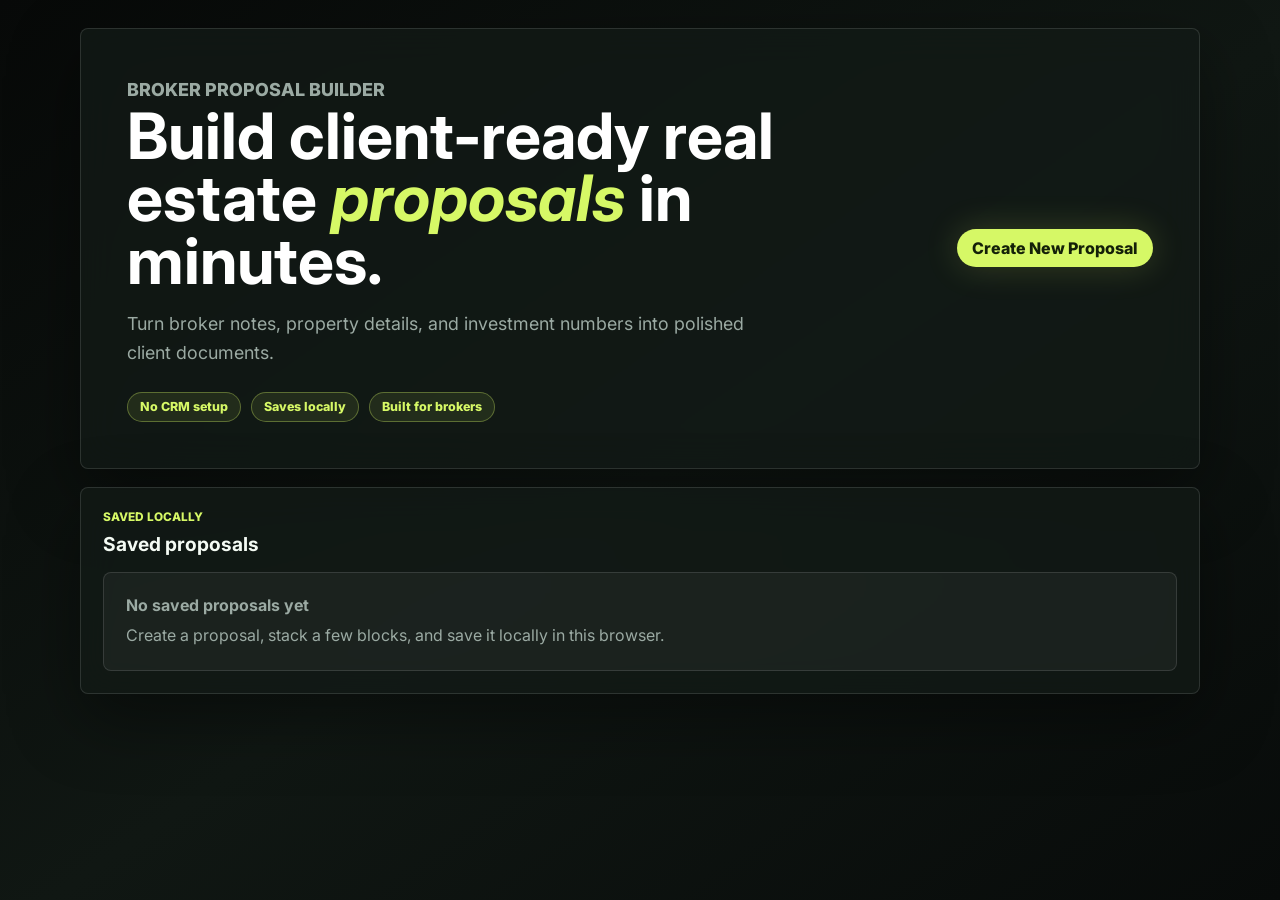
<file: index.html>
<!DOCTYPE html>
<html lang="en">
<head>
    <meta charset="UTF-8">
    <meta name="viewport" content="width=device-width, initial-scale=1.0">
    <meta name="description" content="Block-based proposal builder for real estate brokers.">
    <title>Broker Proposal Builder</title>
    <link rel="preconnect" href="https://fonts.googleapis.com">
    <link rel="preconnect" href="https://fonts.gstatic.com" crossorigin>
    <link href="https://fonts.googleapis.com/css2?family=Inter:wght@400;500;600;700;800&display=swap" rel="stylesheet">
    <link rel="stylesheet" href="style.css">
</head>
<body>
    <main id="homeScreen" class="home-shell">
        <section class="home-hero">
            <div>
                <p class="eyebrow">Broker Proposal Builder</p>
                <h1>Build client-ready real estate <em>proposals</em> in minutes.</h1>
                <p>Turn broker notes, property details, and investment numbers into polished client documents.</p>
                <div class="trust-bullets" aria-label="Product benefits">
                    <span>No CRM setup</span>
                    <span>Saves locally</span>
                    <span>Built for brokers</span>
                </div>
            </div>
            <button id="createProposalBtn" class="primary-btn" type="button">Create New Proposal</button>
        </section>

        <section class="saved-section">
            <div class="section-title">
                <div>
                    <p class="eyebrow">Saved locally</p>
                    <h2>Saved proposals</h2>
                </div>
            </div>
            <div id="savedProposalList" class="saved-list"></div>
        </section>
    </main>

    <main id="builderScreen" class="builder-screen is-hidden">
        <header id="topBar" class="top-bar">
            <div id="setupSummary" class="setup-summary is-hidden">
                <div class="app-mark">BP</div>
                <strong class="app-name">Broker Proposal Builder</strong>
                <button id="backHomeBtn" class="secondary-btn" type="button">Back to Home</button>
                <div>
                    <p class="eyebrow">Current proposal</p>
                    <h2 id="topSummaryTitle">Untitled Broker Proposal</h2>
                    <p id="topSummaryMeta">Draft</p>
                </div>
                <button id="editSetupBtn" class="secondary-btn" type="button">Edit Setup</button>
                <button id="saveDraftBtn" class="primary-btn" type="button">Save Draft</button>
                <button id="printBtn" class="secondary-btn" type="button">Print / Save PDF</button>
            </div>

            <div id="setupFields" class="setup-fields">
                <div class="app-mark">BP</div>
                <strong class="app-name">Broker Proposal Builder</strong>
                <button id="backHomeSetupBtn" class="secondary-btn" type="button">Back to Home</button>
                <label class="top-field title-field">
                    <span>Proposal title</span>
                    <input id="proposalTitleInput" type="text" placeholder="Example: Cyber City office proposal for Apex">
                </label>
                <label class="top-field">
                    <span>Proposal type</span>
                    <select id="proposalTypeSelect"></select>
                </label>
                <label class="top-field status-field">
                    <span>Status</span>
                    <select id="statusSelect">
                        <option>Draft</option>
                        <option>Ready</option>
                        <option>Shared</option>
                    </select>
                </label>
                <button id="saveDraftSetupBtn" class="primary-btn" type="button">Save Draft</button>
                <button id="printSetupBtn" class="secondary-btn" type="button">Print / Save PDF</button>
            </div>
        </header>

        <nav class="responsive-tabs" aria-label="Builder view">
            <button class="is-active" type="button" data-view-tab="build">Build</button>
            <button type="button" data-view-tab="preview">Preview</button>
            <button type="button" data-view-tab="tools">Broker Tools</button>
        </nav>

        <section class="workspace-grid">
            <section class="builder-column" data-view-panel="build">
                <div class="panel">
                    <div class="section-title">
                        <div>
                            <p class="eyebrow">Block library</p>
                            <h2>Add proposal blocks</h2>
                        </div>
                    </div>
                    <div id="blockLibrary" class="block-library"></div>
                </div>

                <div class="panel">
                    <div class="section-title">
                        <div>
                            <p class="eyebrow">Active blocks</p>
                            <h2>Edit proposal content</h2>
                        </div>
                        <p id="saveMessage" class="save-message" role="status"></p>
                    </div>
                    <div id="activeBlocks" class="active-blocks"></div>
                </div>
            </section>

            <aside class="preview-column" data-view-panel="preview">
                <div class="preview-toolbar">
                    <div>
                        <p class="eyebrow">Live preview</p>
                        <h2>Proposal document</h2>
                    </div>
                    <div class="preview-actions">
                        <button id="copyFullBtn" class="secondary-btn small-btn" type="button">Copy Full Proposal</button>
                        <button id="copyWhatsappBtn" class="secondary-btn small-btn" type="button">Copy WhatsApp</button>
                        <button id="copyEmailBtn" class="primary-btn small-btn" type="button">Copy Email</button>
                    </div>
                    <p class="print-helper">Tip: In the browser print dialog, turn off Headers and Footers for a clean PDF.</p>
                    <label class="include-followups">
                        <input id="includeFollowupsPrint" type="checkbox">
                        <span>Include broker follow-up messages in PDF</span>
                    </label>
                </div>
                <article id="proposalPreview" class="proposal-document" aria-live="polite"></article>
            </aside>

            <aside class="broker-tools-column" data-view-panel="tools">
                <div class="panel broker-tools-app-panel">
                    <div class="section-title">
                        <div>
                            <p class="eyebrow">Broker Tools</p>
                            <h2>Follow-up drafts</h2>
                        </div>
                    </div>
                    <p class="broker-tools-note">WhatsApp and email drafts are broker tools and will not appear in the client PDF unless the checkbox is selected.</p>
                    <label class="include-followups">
                        <input id="includeFollowupsPrintSetup" type="checkbox">
                        <span>Include broker follow-up messages in PDF</span>
                    </label>
                    <p class="print-helper">Tip: In the browser print dialog, turn off Headers and Footers for a clean PDF.</p>
                    <div class="preview-actions">
                        <button id="toolsCopyWhatsappBtn" class="secondary-btn small-btn" type="button">Copy WhatsApp</button>
                        <button id="toolsCopyEmailBtn" class="primary-btn small-btn" type="button">Copy Email</button>
                    </div>
                    <div id="brokerToolsMount" class="broker-tools-mount"></div>
                </div>
            </aside>
        </section>

        <div class="mobile-action-bar">
            <button id="mobileSaveBtn" class="primary-btn small-btn" type="button">Save Draft</button>
            <a class="secondary-btn small-btn" href="#proposalPreview">Preview</a>
            <button id="mobilePrintBtn" class="secondary-btn small-btn" type="button">Print</button>
        </div>
    </main>

    <script src="scripts.js"></script>
</body>
</html>
</file>
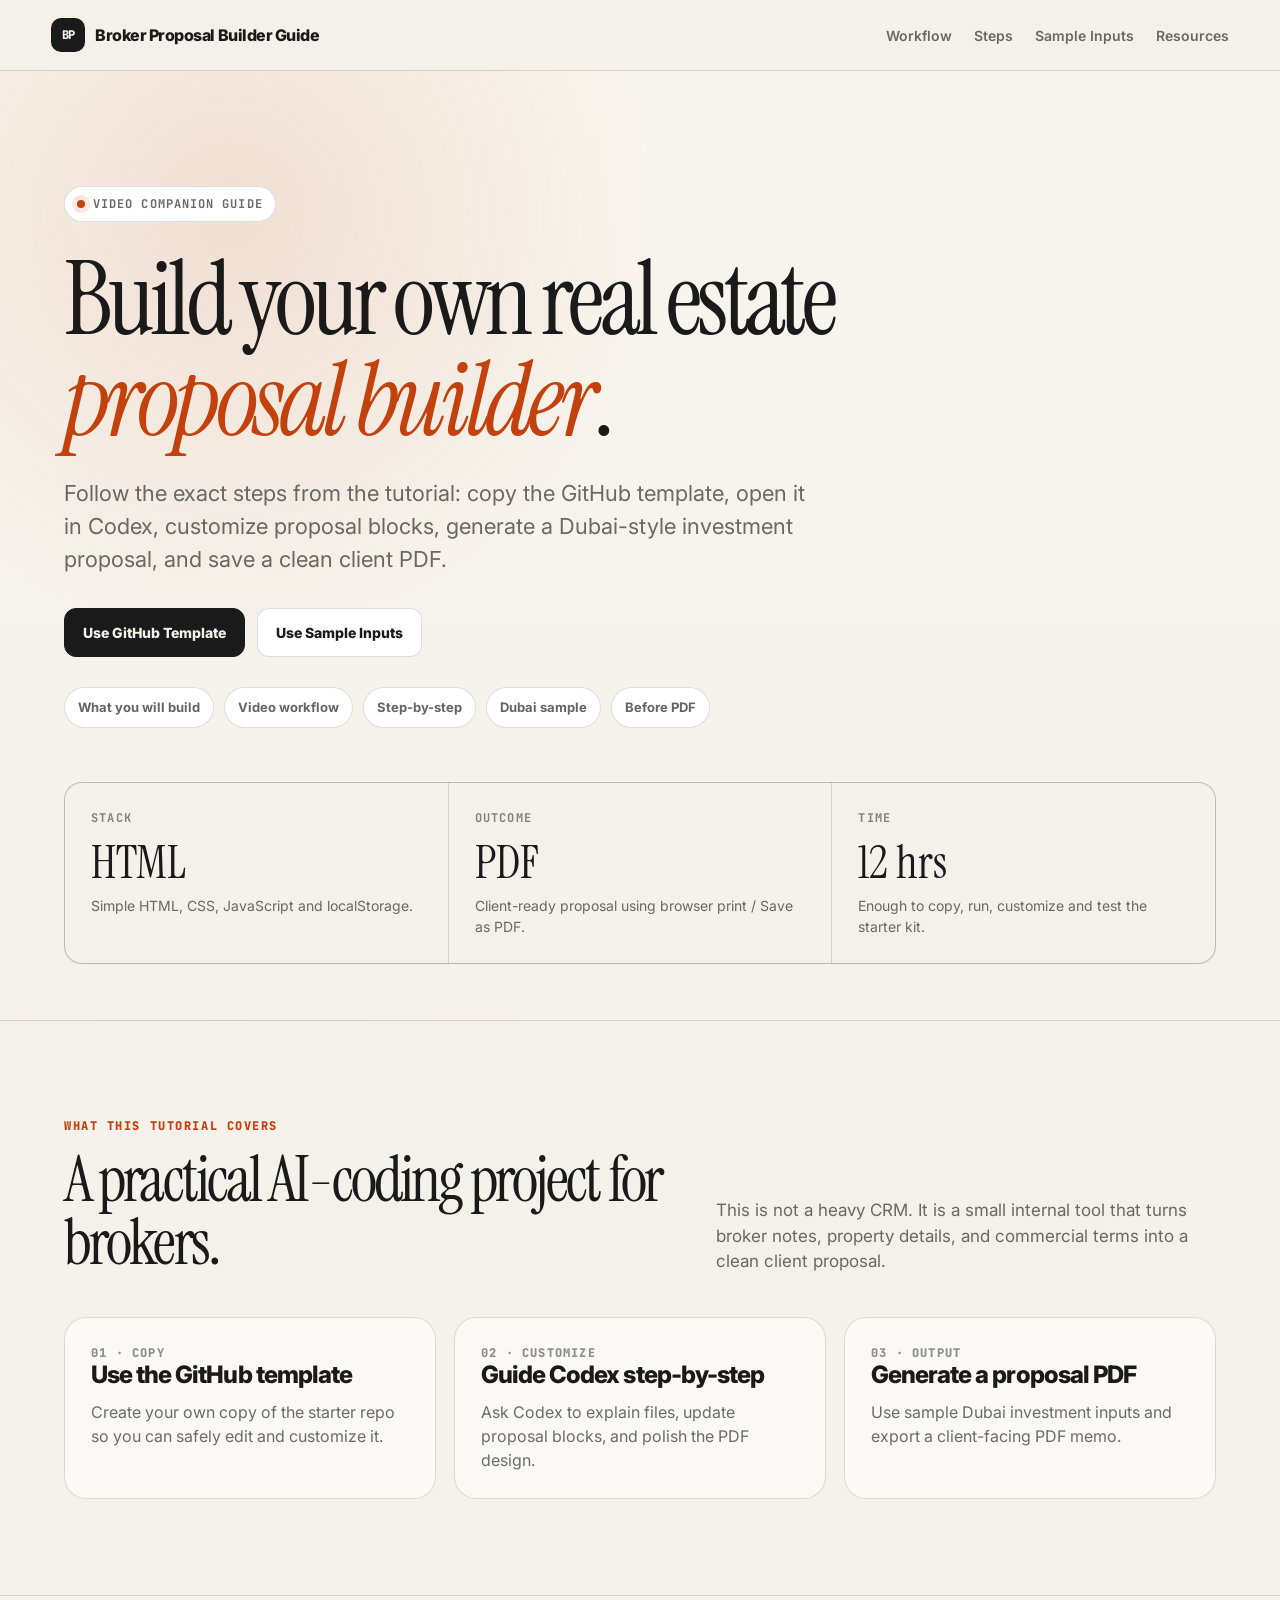
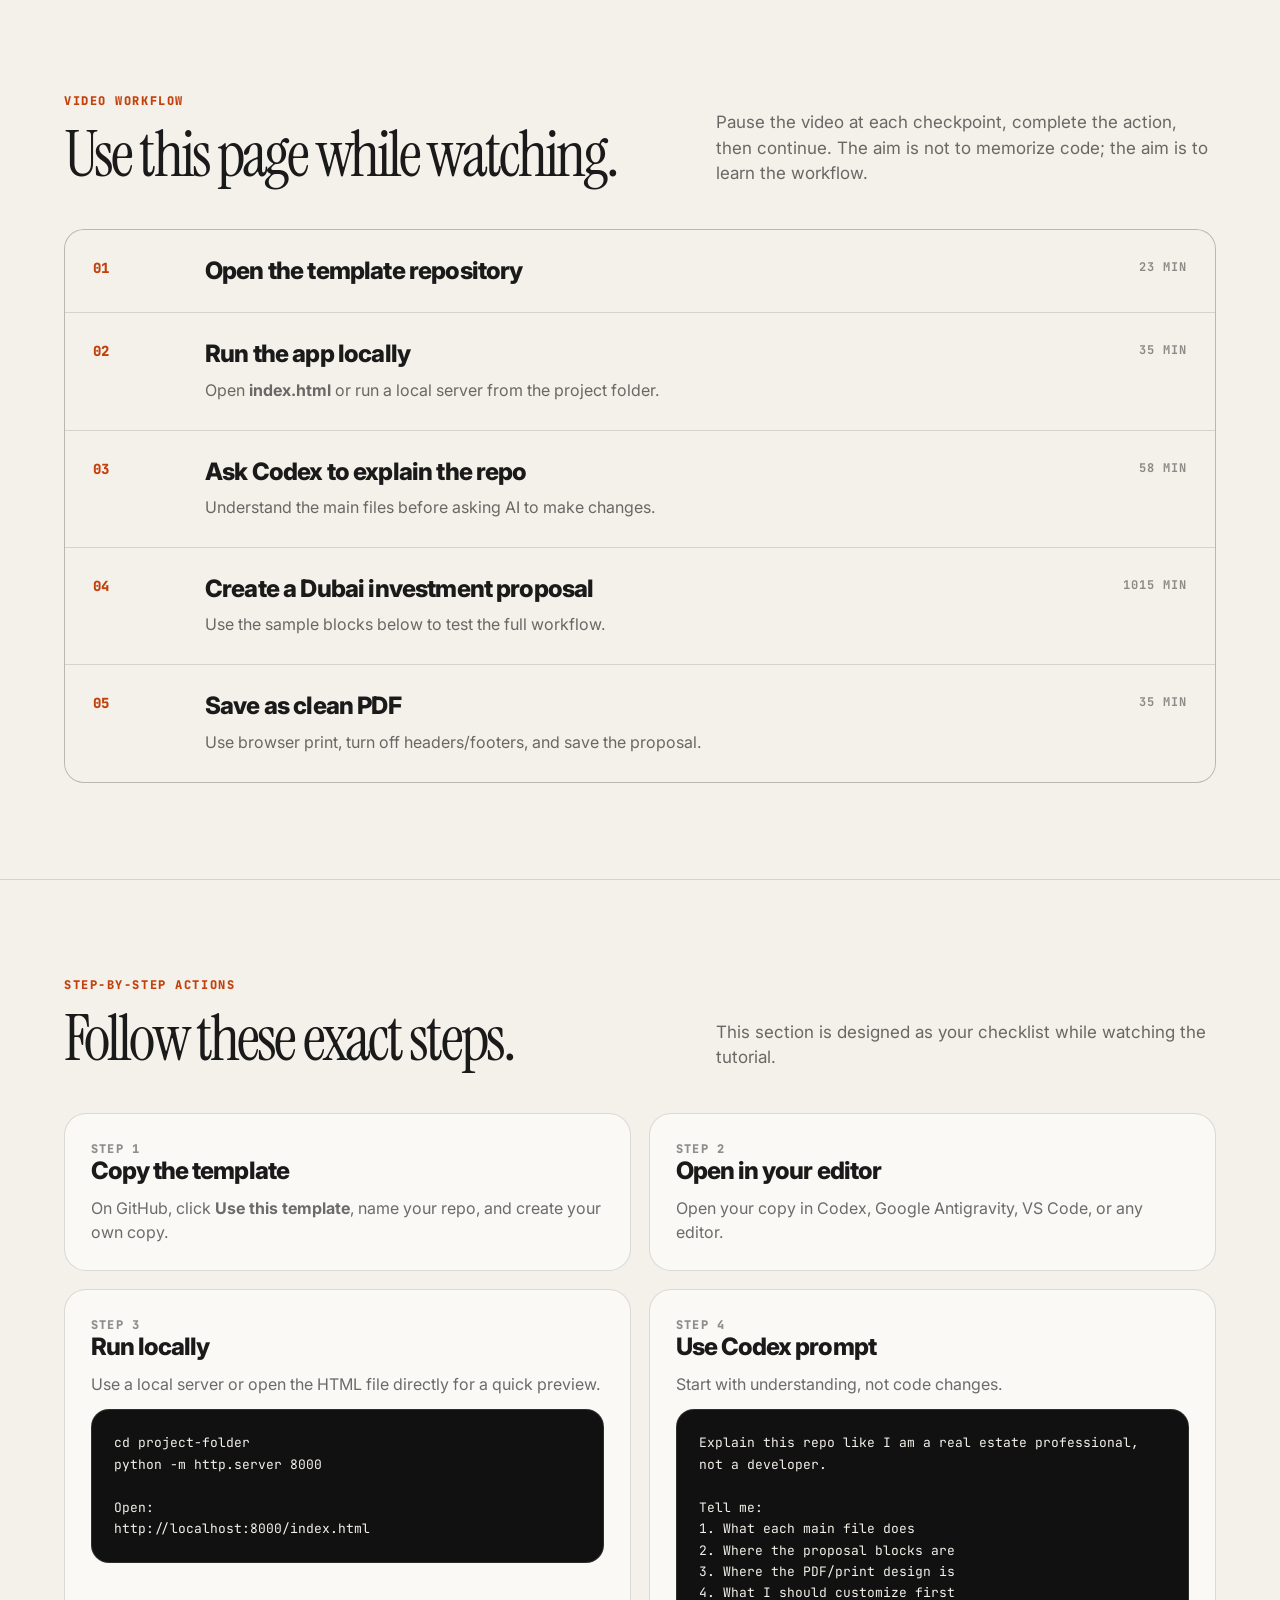
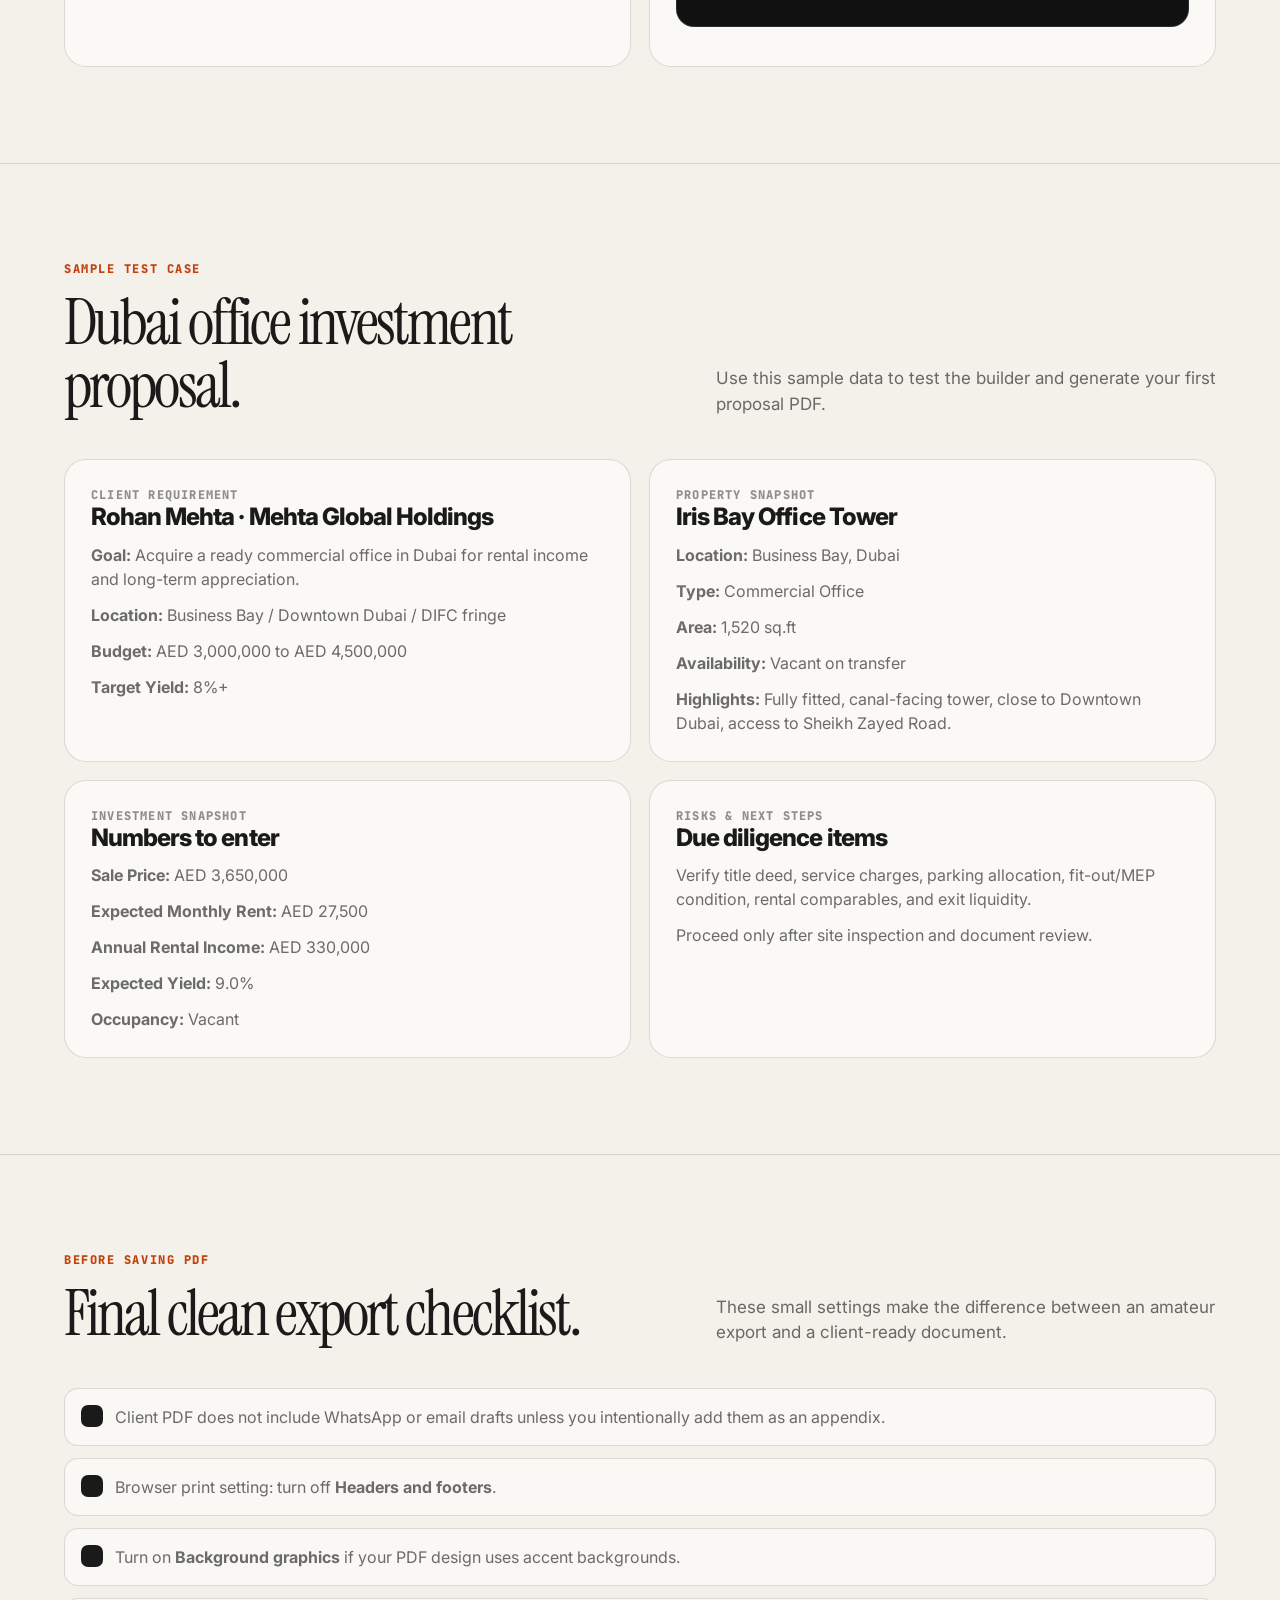
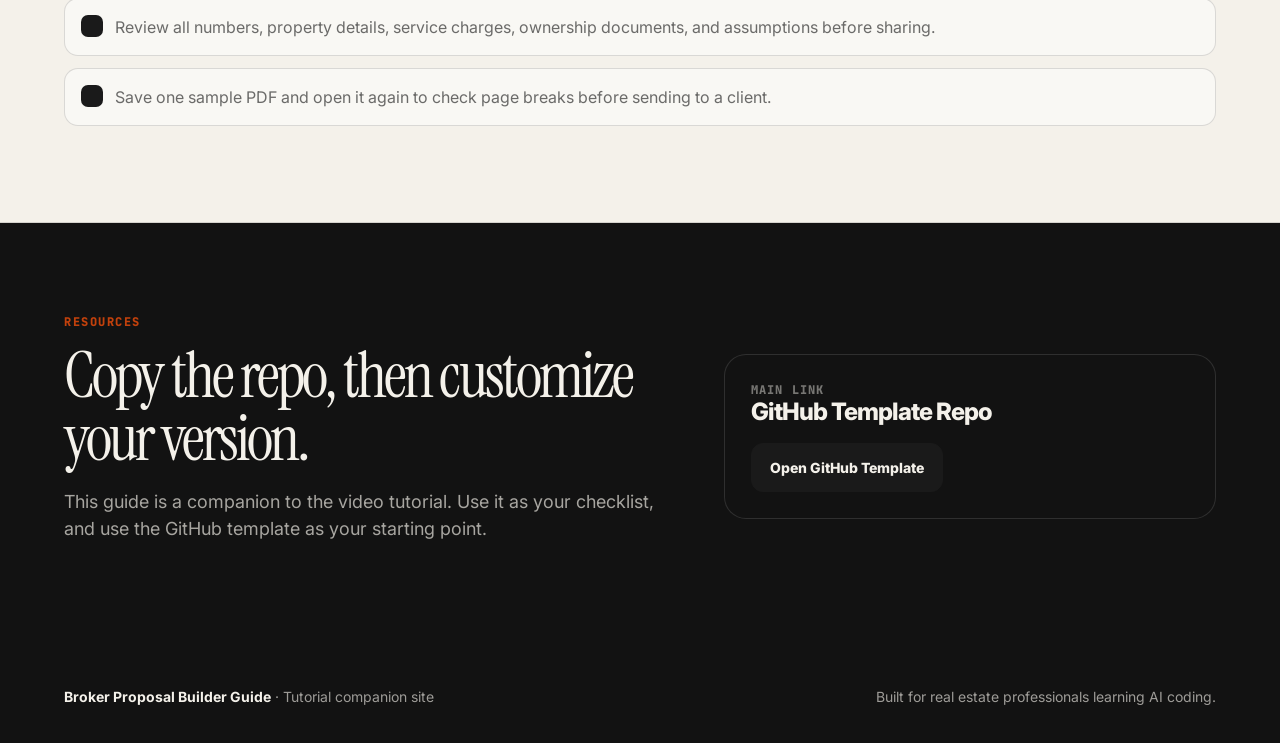
<file: docs/index.html>
<!DOCTYPE html>
<html lang="en">
<head>
  <meta charset="UTF-8" />
  <meta name="viewport" content="width=device-width, initial-scale=1.0" />
  <title>Broker Proposal Builder Tutorial Guide</title>
  <meta name="description" content="Step-by-step guide for the Broker Proposal Builder video tutorial." />
  <link rel="preconnect" href="https://fonts.googleapis.com">
  <link rel="preconnect" href="https://fonts.gstatic.com" crossorigin>
  <link href="https://fonts.googleapis.com/css2?family=Instrument+Serif:ital@0;1&family=Inter:wght@400;500;600;700;800&family=JetBrains+Mono:wght@400;600;700&display=swap" rel="stylesheet">
  <style>
    :root {
      --paper: #f4f1ea;
      --paper-2: #e8e4dc;
      --ink: #1a1a1a;
      --muted: rgba(26, 26, 26, 0.64);
      --line: rgba(26, 26, 26, 0.14);
      --dark: #121212;
      --accent: #c2410c;
      --green: #8ca000;
      --white: #ffffff;
      --radius: 22px;
      --shadow: 0 20px 70px rgba(0,0,0,.12);
    }

    * { box-sizing: border-box; }

    html { scroll-behavior: smooth; }

    body {
      margin: 0;
      background: var(--paper-2);
      color: var(--ink);
      font-family: Inter, system-ui, -apple-system, BlinkMacSystemFont, "Segoe UI", sans-serif;
      line-height: 1.5;
    }

    a { color: inherit; text-decoration: none; }

    .page {
      width: min(100%, 112rem);
      margin: 0 auto;
      background: var(--paper);
      min-height: 100vh;
      box-shadow: var(--shadow);
      overflow: hidden;
    }

    .nav {
      position: sticky;
      top: 0;
      z-index: 30;
      display: flex;
      align-items: center;
      justify-content: space-between;
      gap: 18px;
      padding: 18px clamp(18px, 4vw, 56px);
      border-bottom: 1px solid var(--line);
      background: rgba(244, 241, 234, 0.92);
      backdrop-filter: blur(14px);
    }

    .brand {
      display: flex;
      align-items: center;
      gap: 10px;
      font-weight: 800;
      letter-spacing: -0.03em;
    }

    .logo {
      width: 34px;
      height: 34px;
      display: grid;
      place-items: center;
      background: var(--ink);
      color: var(--paper);
      border-radius: 10px;
      font-size: 12px;
      font-family: "JetBrains Mono", monospace;
    }

    .nav-links {
      display: flex;
      align-items: center;
      gap: 22px;
      font-size: 14px;
      color: var(--muted);
      font-weight: 600;
    }

    .nav-links a:hover { color: var(--ink); }

    .btn {
      display: inline-flex;
      align-items: center;
      justify-content: center;
      gap: 8px;
      border: 1px solid var(--ink);
      background: var(--ink);
      color: var(--paper);
      padding: 13px 18px;
      border-radius: 12px;
      font-size: 14px;
      font-weight: 800;
      transition: .2s ease;
      cursor: pointer;
    }

    .btn:hover { transform: translateY(-1px); }

    .btn.secondary {
      background: #fff;
      color: var(--ink);
      border-color: var(--line);
    }

    .hero {
      position: relative;
      padding: clamp(52px, 9vw, 116px) clamp(20px, 5vw, 72px) 56px;
      border-bottom: 1px solid var(--line);
      background:
        radial-gradient(circle at 18% 15%, rgba(194,65,12,.12), transparent 32%),
        linear-gradient(180deg, #f8f5ee, var(--paper));
    }

    .eyebrow {
      display: inline-flex;
      align-items: center;
      gap: 8px;
      border: 1px solid var(--line);
      background: #fff;
      border-radius: 999px;
      padding: 8px 12px;
      font-family: "JetBrains Mono", monospace;
      font-size: 12px;
      text-transform: uppercase;
      letter-spacing: .09em;
      font-weight: 700;
      color: rgba(26,26,26,.66);
    }

    .dot {
      width: 8px;
      height: 8px;
      border-radius: 99px;
      background: var(--accent);
      box-shadow: 0 0 0 5px rgba(194,65,12,.12);
    }

    h1, h2, h3 {
      margin: 0;
      letter-spacing: -0.045em;
      line-height: .98;
    }

    h1 {
      max-width: 1050px;
      margin-top: 28px;
      font-size: clamp(48px, 8vw, 116px);
      font-family: "Instrument Serif", Georgia, serif;
      font-weight: 400;
    }

    h1 em {
      color: var(--accent);
      font-style: italic;
    }

    .hero p {
      max-width: 760px;
      margin: 26px 0 0;
      font-size: clamp(17px, 2vw, 22px);
      color: var(--muted);
    }

    .hero-actions {
      display: flex;
      flex-wrap: wrap;
      gap: 12px;
      margin-top: 32px;
    }

    .stats {
      margin-top: 54px;
      display: grid;
      grid-template-columns: repeat(3, 1fr);
      border: 1px solid var(--line);
      background: var(--line);
      gap: 1px;
      border-radius: 18px;
      overflow: hidden;
    }

    .stat {
      background: var(--paper);
      padding: 26px;
    }

    .stat .label {
      font-family: "JetBrains Mono", monospace;
      font-size: 12px;
      text-transform: uppercase;
      letter-spacing: .1em;
      color: rgba(26,26,26,.52);
      font-weight: 700;
    }

    .stat .value {
      margin-top: 12px;
      font-size: clamp(28px, 4vw, 46px);
      line-height: 1;
      font-family: "Instrument Serif", Georgia, serif;
      font-weight: 400;
    }

    .stat p {
      margin: 10px 0 0;
      font-size: 14px;
      color: var(--muted);
    }

    .section {
      padding: clamp(56px, 8vw, 96px) clamp(20px, 5vw, 72px);
      border-bottom: 1px solid var(--line);
    }

    .section-head {
      display: grid;
      grid-template-columns: minmax(0, 1.1fr) minmax(260px, .9fr);
      gap: 40px;
      align-items: end;
      margin-bottom: 42px;
    }

    .kicker {
      font-family: "JetBrains Mono", monospace;
      font-size: 12px;
      text-transform: uppercase;
      letter-spacing: .13em;
      color: var(--accent);
      font-weight: 800;
      margin-bottom: 14px;
    }

    h2 {
      font-size: clamp(36px, 5vw, 68px);
      font-family: "Instrument Serif", Georgia, serif;
      font-weight: 400;
    }

    .section-head p {
      margin: 0;
      color: var(--muted);
      font-size: 17px;
    }

    .grid {
      display: grid;
      gap: 18px;
    }

    .grid.cols-3 { grid-template-columns: repeat(3, 1fr); }
    .grid.cols-2 { grid-template-columns: repeat(2, 1fr); }

    .card {
      border: 1px solid var(--line);
      background: rgba(255,255,255,.55);
      border-radius: var(--radius);
      padding: 26px;
    }

    .card.dark {
      background: var(--dark);
      color: var(--paper);
      border-color: rgba(255,255,255,.12);
    }

    .card h3 {
      font-size: 24px;
      font-family: Inter, sans-serif;
      font-weight: 800;
      line-height: 1.1;
      letter-spacing: -0.04em;
    }

    .card p { color: var(--muted); margin: 12px 0 0; }
    .card.dark p { color: rgba(244,241,234,.68); }

    .mono {
      font-family: "JetBrains Mono", monospace;
      font-size: 12px;
      text-transform: uppercase;
      letter-spacing: .1em;
      color: rgba(26,26,26,.48);
      font-weight: 800;
    }

    .card.dark .mono { color: rgba(244,241,234,.45); }

    .timeline {
      display: grid;
      gap: 1px;
      background: var(--line);
      border: 1px solid var(--line);
      border-radius: 20px;
      overflow: hidden;
    }

    .step {
      background: var(--paper);
      display: grid;
      grid-template-columns: 90px 1fr 180px;
      gap: 22px;
      padding: 28px;
      align-items: start;
    }

    .step-num {
      font-family: "JetBrains Mono", monospace;
      font-size: 14px;
      font-weight: 800;
      color: var(--accent);
    }

    .step h3 {
      font-family: Inter, sans-serif;
      letter-spacing: -0.035em;
      font-size: 24px;
      font-weight: 800;
      line-height: 1.1;
    }

    .step p {
      margin: 10px 0 0;
      color: var(--muted);
    }

    .time {
      font-family: "JetBrains Mono", monospace;
      font-size: 12px;
      text-transform: uppercase;
      letter-spacing: .08em;
      color: rgba(26,26,26,.48);
      text-align: right;
      font-weight: 700;
    }

    .codebox {
      background: #111;
      color: #f4f1ea;
      border-radius: 18px;
      padding: 22px;
      overflow-x: auto;
      font-family: "JetBrains Mono", monospace;
      font-size: 13px;
      line-height: 1.65;
      border: 1px solid rgba(255,255,255,.12);
    }

    .checklist {
      display: grid;
      gap: 12px;
      margin: 0;
      padding: 0;
      list-style: none;
    }

    .checklist li {
      display: flex;
      gap: 12px;
      align-items: flex-start;
      padding: 16px;
      border: 1px solid var(--line);
      background: rgba(255,255,255,.48);
      border-radius: 14px;
      color: var(--muted);
    }

    .check {
      flex: 0 0 22px;
      width: 22px;
      height: 22px;
      display: grid;
      place-items: center;
      border-radius: 7px;
      background: var(--ink);
      color: var(--paper);
      font-size: 12px;
      font-weight: 900;
    }

    .banner {
      background: var(--dark);
      color: var(--paper);
      padding: clamp(48px, 8vw, 90px) clamp(20px, 5vw, 72px);
      display: grid;
      grid-template-columns: 1fr .8fr;
      gap: 44px;
      align-items: center;
    }

    .banner h2 { color: var(--paper); }
    .banner p { color: rgba(244,241,234,.66); font-size: 18px; }

    footer {
      padding: 36px clamp(20px, 5vw, 72px);
      background: var(--dark);
      color: rgba(244,241,234,.62);
      display: flex;
      justify-content: space-between;
      gap: 20px;
      flex-wrap: wrap;
      font-size: 14px;
    }

    footer strong { color: var(--paper); }

    .toc {
      display: flex;
      flex-wrap: wrap;
      gap: 10px;
      margin-top: 30px;
    }

    .toc a {
      border: 1px solid var(--line);
      background: #fff;
      padding: 10px 13px;
      border-radius: 999px;
      font-size: 13px;
      font-weight: 700;
      color: rgba(26,26,26,.68);
    }

    .toc a:hover { color: var(--ink); border-color: rgba(26,26,26,.28); }

    @media (max-width: 980px) {
      .nav-links { display: none; }
      .stats, .grid.cols-3, .grid.cols-2, .section-head, .banner { grid-template-columns: 1fr; }
      .step { grid-template-columns: 60px 1fr; }
      .time { grid-column: 2; text-align: left; }
    }

    @media (max-width: 620px) {
      .nav { align-items: flex-start; flex-direction: column; }
      .hero-actions .btn { width: 100%; }
      .step { grid-template-columns: 1fr; }
      .time { grid-column: auto; }
      .stat, .card, .step { padding: 20px; }
      .toc a { width: 100%; text-align: center; }
    }

    @media print {
      .nav, .hero-actions, footer { display: none !important; }
      body, .page { background: #fff; box-shadow: none; }
      .section, .hero, .banner { break-inside: avoid; page-break-inside: avoid; }
    }
  </style>
</head>
<body>
  <div class="page">
    <nav class="nav">
      <a class="brand" href="#top">
        <span class="logo">BP</span>
        <span>Broker Proposal Builder Guide</span>
      </a>
      <div class="nav-links">
        <a href="#workflow">Workflow</a>
        <a href="#steps">Steps</a>
        <a href="#inputs">Sample Inputs</a>
        <a href="#resources">Resources</a>
      </div>

    </nav>

    <header id="top" class="hero">
      <span class="eyebrow"><span class="dot"></span> Video companion guide</span>
      <h1>Build your own real estate <em>proposal builder</em>.</h1>
      <p>
        Follow the exact steps from the tutorial: copy the GitHub template, open it in Codex,
        customize proposal blocks, generate a Dubai-style investment proposal, and save a clean client PDF.
      </p>
      <div class="hero-actions">
        <a class="btn" href="https://github.com/PropTech-ops/broker-proposal-generator">Use GitHub Template</a>
        <a class="btn secondary" href="#inputs">Use Sample Inputs</a>
      </div>

      <div class="toc">
        <a href="#what">What you will build</a>
        <a href="#workflow">Video workflow</a>
        <a href="#steps">Step-by-step</a>
        <a href="#inputs">Dubai sample</a>
        <a href="#checklist">Before PDF</a>
      </div>

      <div class="stats">
        <div class="stat">
          <div class="label">Stack</div>
          <div class="value">HTML</div>
          <p>Simple HTML, CSS, JavaScript and localStorage.</p>
        </div>
        <div class="stat">
          <div class="label">Outcome</div>
          <div class="value">PDF</div>
          <p>Client-ready proposal using browser print / Save as PDF.</p>
        </div>
        <div class="stat">
          <div class="label">Time</div>
          <div class="value">12 hrs</div>
          <p>Enough to copy, run, customize and test the starter kit.</p>
        </div>
      </div>
    </header>

    <section id="what" class="section">
      <div class="section-head">
        <div>
          <div class="kicker">What this tutorial covers</div>
          <h2>A practical AI-coding project for brokers.</h2>
        </div>
        <p>
          This is not a heavy CRM. It is a small internal tool that turns broker notes,
          property details, and commercial terms into a clean client proposal.
        </p>
      </div>

      <div class="grid cols-3">
        <div class="card">
          <div class="mono">01 · Copy</div>
          <h3>Use the GitHub template</h3>
          <p>Create your own copy of the starter repo so you can safely edit and customize it.</p>
        </div>
        <div class="card">
          <div class="mono">02 · Customize</div>
          <h3>Guide Codex step-by-step</h3>
          <p>Ask Codex to explain files, update proposal blocks, and polish the PDF design.</p>
        </div>
        <div class="card">
          <div class="mono">03 · Output</div>
          <h3>Generate a proposal PDF</h3>
          <p>Use sample Dubai investment inputs and export a client-facing PDF memo.</p>
        </div>
      </div>
    </section>

    <section id="workflow" class="section">
      <div class="section-head">
        <div>
          <div class="kicker">Video workflow</div>
          <h2>Use this page while watching.</h2>
        </div>
        <p>
          Pause the video at each checkpoint, complete the action, then continue.
          The aim is not to memorize code; the aim is to learn the workflow.
        </p>
      </div>

      <div class="timeline">
        <div class="step">
          <div class="step-num">01</div>
          <div>
            <h3>Open the template repository</h3>

          </div>
          <div class="time">23 min</div>
        </div>
        <div class="step">
          <div class="step-num">02</div>
          <div>
            <h3>Run the app locally</h3>
            <p>Open <strong>index.html</strong> or run a local server from the project folder.</p>
          </div>
          <div class="time">35 min</div>
        </div>
        <div class="step">
          <div class="step-num">03</div>
          <div>
            <h3>Ask Codex to explain the repo</h3>
            <p>Understand the main files before asking AI to make changes.</p>
          </div>
          <div class="time">58 min</div>
        </div>
        <div class="step">
          <div class="step-num">04</div>
          <div>
            <h3>Create a Dubai investment proposal</h3>
            <p>Use the sample blocks below to test the full workflow.</p>
          </div>
          <div class="time">1015 min</div>
        </div>
        <div class="step">
          <div class="step-num">05</div>
          <div>
            <h3>Save as clean PDF</h3>
            <p>Use browser print, turn off headers/footers, and save the proposal.</p>
          </div>
          <div class="time">35 min</div>
        </div>
      </div>
    </section>

    <section id="steps" class="section">
      <div class="section-head">
        <div>
          <div class="kicker">Step-by-step actions</div>
          <h2>Follow these exact steps.</h2>
        </div>
        <p>
          This section is designed as your checklist while watching the tutorial.
        </p>
      </div>

      <div class="grid cols-2">
        <div class="card">
          <div class="mono">Step 1</div>
          <h3>Copy the template</h3>
          <p>On GitHub, click <strong>Use this template</strong>, name your repo, and create your own copy.</p>
        </div>
        <div class="card">
          <div class="mono">Step 2</div>
          <h3>Open in your editor</h3>
          <p>Open your copy in Codex, Google Antigravity, VS Code, or any editor.</p>
        </div>
        <div class="card">
          <div class="mono">Step 3</div>
          <h3>Run locally</h3>
          <p>Use a local server or open the HTML file directly for a quick preview.</p>
          <pre class="codebox">cd project-folder
python -m http.server 8000

Open:
http://localhost:8000/index.html</pre>
        </div>
        <div class="card">
          <div class="mono">Step 4</div>
          <h3>Use Codex prompt</h3>
          <p>Start with understanding, not code changes.</p>
          <pre class="codebox">Explain this repo like I am a real estate professional,
not a developer.

Tell me:
1. What each main file does
2. Where the proposal blocks are
3. Where the PDF/print design is
4. What I should customize first</pre>
        </div>
      </div>
    </section>

    <section id="inputs" class="section">
      <div class="section-head">
        <div>
          <div class="kicker">Sample test case</div>
          <h2>Dubai office investment proposal.</h2>
        </div>
        <p>
          Use this sample data to test the builder and generate your first proposal PDF.
        </p>
      </div>

      <div class="grid cols-2">
        <div class="card">
          <div class="mono">Client Requirement</div>
          <h3>Rohan Mehta · Mehta Global Holdings</h3>
          <p><strong>Goal:</strong> Acquire a ready commercial office in Dubai for rental income and long-term appreciation.</p>
          <p><strong>Location:</strong> Business Bay / Downtown Dubai / DIFC fringe</p>
          <p><strong>Budget:</strong> AED 3,000,000 to AED 4,500,000</p>
          <p><strong>Target Yield:</strong> 8%+</p>
        </div>
        <div class="card">
          <div class="mono">Property Snapshot</div>
          <h3>Iris Bay Office Tower</h3>
          <p><strong>Location:</strong> Business Bay, Dubai</p>
          <p><strong>Type:</strong> Commercial Office</p>
          <p><strong>Area:</strong> 1,520 sq.ft</p>
          <p><strong>Availability:</strong> Vacant on transfer</p>
          <p><strong>Highlights:</strong> Fully fitted, canal-facing tower, close to Downtown Dubai, access to Sheikh Zayed Road.</p>
        </div>
        <div class="card">
          <div class="mono">Investment Snapshot</div>
          <h3>Numbers to enter</h3>
          <p><strong>Sale Price:</strong> AED 3,650,000</p>
          <p><strong>Expected Monthly Rent:</strong> AED 27,500</p>
          <p><strong>Annual Rental Income:</strong> AED 330,000</p>
          <p><strong>Expected Yield:</strong> 9.0%</p>
          <p><strong>Occupancy:</strong> Vacant</p>
        </div>
        <div class="card">
          <div class="mono">Risks & Next Steps</div>
          <h3>Due diligence items</h3>
          <p>Verify title deed, service charges, parking allocation, fit-out/MEP condition, rental comparables, and exit liquidity.</p>
          <p>Proceed only after site inspection and document review.</p>
        </div>
      </div>
    </section>

    <section id="checklist" class="section">
      <div class="section-head">
        <div>
          <div class="kicker">Before saving PDF</div>
          <h2>Final clean export checklist.</h2>
        </div>
        <p>
          These small settings make the difference between an amateur export and a client-ready document.
        </p>
      </div>

      <ul class="checklist">
        <li><span class="check"></span><span>Client PDF does not include WhatsApp or email drafts unless you intentionally add them as an appendix.</span></li>
        <li><span class="check"></span><span>Browser print setting: turn off <strong>Headers and footers</strong>.</span></li>
        <li><span class="check"></span><span>Turn on <strong>Background graphics</strong> if your PDF design uses accent backgrounds.</span></li>
        <li><span class="check"></span><span>Review all numbers, property details, service charges, ownership documents, and assumptions before sharing.</span></li>
        <li><span class="check"></span><span>Save one sample PDF and open it again to check page breaks before sending to a client.</span></li>
      </ul>
    </section>

    <section id="resources" class="banner">
      <div>
        <div class="kicker">Resources</div>
        <h2>Copy the repo, then customize your version.</h2>
        <p>
          This guide is a companion to the video tutorial. Use it as your checklist,
          and use the GitHub template as your starting point.
        </p>
      </div>
      <div class="card dark">
        <div class="mono">Main link</div>
        <h3>GitHub Template Repo</h3>

        <p style="margin-top:18px;">
          <a class="btn" href="https://github.com/PropTech-ops/broker-proposal-generator">Open GitHub Template</a>
        </p>
      </div>
    </section>

    <footer>
      <div><strong>Broker Proposal Builder Guide</strong> · Tutorial companion site</div>
      <div>Built for real estate professionals learning AI coding.</div>
    </footer>
  </div>
</body>
</html>
</file>
<file: style.css>
:root {
    --bg: #080b0a;
    --bg-soft: #0f1512;
    --glass: rgba(18, 26, 22, 0.78);
    --glass-strong: rgba(23, 35, 30, 0.92);
    --text: #f4fbf4;
    --muted: #9baaa3;
    --line: rgba(255, 255, 255, 0.12);
    --line-strong: rgba(214, 248, 102, 0.48);
    --primary: #d6f866;
    --primary-ink: #142008;
    --teal: #47c9a2;
    --danger: #ff7a70;
    --shadow: 0 24px 70px rgba(0, 0, 0, 0.42);
    --glow: 0 0 34px rgba(214, 248, 102, 0.18);
}

* {
    box-sizing: border-box;
}

body {
    margin: 0;
    min-height: 100vh;
    font-family: "Inter", "Segoe UI", Arial, sans-serif;
    background: linear-gradient(145deg, #070908 0%, #101713 52%, #080b0a 100%);
    color: var(--text);
}

button,
input,
select,
textarea {
    font: inherit;
}

button {
    cursor: pointer;
}

.is-hidden {
    display: none !important;
}

.home-shell,
.builder-screen {
    width: min(1280px, calc(100% - 32px));
    margin: 0 auto;
    padding: 28px 0 44px;
}

.home-shell {
    max-width: 1120px;
}

.home-hero,
.saved-section,
.panel,
.preview-column,
.top-bar {
    border: 1px solid var(--line);
    border-radius: 8px;
    background: var(--glass);
    box-shadow: var(--shadow);
    backdrop-filter: blur(18px);
}

.home-hero {
    display: grid;
    grid-template-columns: minmax(0, 1fr) auto;
    gap: 28px;
    align-items: center;
    min-height: 360px;
    margin-bottom: 18px;
    padding: 46px;
    overflow: hidden;
}

.home-hero h1 {
    max-width: 760px;
    margin: 0 0 16px;
    color: #ffffff;
    font-size: clamp(2.4rem, 5vw, 5.4rem);
    line-height: 0.98;
    letter-spacing: 0;
}

.home-hero h1 em {
    color: var(--primary);
    font-style: italic;
}

.home-hero p {
    max-width: 650px;
    margin: 0;
    color: var(--muted);
    font-size: 1.12rem;
    line-height: 1.65;
}

.trust-bullets {
    display: flex;
    flex-wrap: wrap;
    gap: 10px;
    margin-top: 24px;
}

.trust-bullets span,
.status-pill,
.document-badge {
    display: inline-flex;
    align-items: center;
    min-height: 30px;
    padding: 0 12px;
    border: 1px solid rgba(214, 248, 102, 0.32);
    border-radius: 999px;
    background: rgba(214, 248, 102, 0.09);
    color: var(--primary);
    font-size: 0.78rem;
    font-weight: 800;
}

.saved-section,
.panel,
.preview-column {
    padding: 22px;
}

.eyebrow {
    margin: 0 0 8px;
    color: var(--primary);
    font-size: 0.74rem;
    font-weight: 800;
    letter-spacing: 0;
    text-transform: uppercase;
}

h1,
h2,
h3,
p {
    margin-top: 0;
}

h2 {
    margin-bottom: 0;
    font-size: 1.2rem;
}

h3 {
    margin-bottom: 8px;
    font-size: 1rem;
}

.section-title {
    display: flex;
    gap: 16px;
    align-items: flex-start;
    justify-content: space-between;
    margin-bottom: 16px;
}

.saved-list,
.block-library,
.active-blocks {
    display: grid;
    gap: 12px;
}

.empty-card,
.saved-card,
.library-card,
.editor-block {
    border: 1px solid var(--line);
    border-radius: 8px;
    background: rgba(255, 255, 255, 0.045);
}

.empty-card {
    padding: 22px;
    color: var(--muted);
}

.empty-card p {
    margin-bottom: 0;
    line-height: 1.55;
}

.saved-card {
    display: grid;
    grid-template-columns: minmax(220px, 1fr) minmax(230px, 0.9fr) auto;
    gap: 16px;
    align-items: start;
    padding: 18px;
}

.saved-card h3,
.library-card h3,
.editor-block h3 {
    color: #ffffff;
}

.saved-card p,
.saved-card dd,
.library-card p,
.editor-block-header p {
    color: var(--muted);
}

.saved-card dl {
    display: grid;
    gap: 10px;
    margin: 0;
}

.saved-card dt {
    color: var(--muted);
    font-size: 0.75rem;
    font-weight: 800;
    text-transform: uppercase;
}

.saved-card dd {
    margin: 3px 0 0;
    line-height: 1.45;
}

.card-actions,
.block-actions,
.preview-actions {
    display: flex;
    gap: 8px;
    flex-wrap: wrap;
}

.card-actions {
    justify-content: flex-end;
}

.top-bar {
    position: sticky;
    top: 8px;
    z-index: 5;
    margin-bottom: 14px;
    padding: 10px 12px;
    border-radius: 8px;
}

.setup-fields,
.setup-summary {
    display: grid;
    gap: 12px;
    align-items: end;
}

.setup-fields {
    grid-template-columns: auto auto auto minmax(180px, 1fr) 210px 130px auto;
}

.setup-summary {
    grid-template-columns: auto auto minmax(0, 1fr) auto auto auto;
    align-items: center;
}

.setup-summary > div:not(.app-mark) {
    min-width: 0;
}

.app-mark {
    display: grid;
    width: 42px;
    height: 42px;
    place-items: center;
    border: 1px solid var(--line-strong);
    border-radius: 50%;
    background: rgba(214, 248, 102, 0.12);
    color: var(--primary);
    font-weight: 900;
    box-shadow: var(--glow);
}

.app-name {
    color: #ffffff;
    font-size: 0.94rem;
    white-space: nowrap;
}

.setup-summary h2,
.setup-summary p {
    margin: 0;
}

.setup-summary h2 {
    overflow: hidden;
    color: #ffffff;
    text-overflow: ellipsis;
    white-space: nowrap;
    max-width: 100%;
}

.setup-summary p:last-child {
    color: var(--muted);
    line-height: 1.4;
}

.print-helper {
    grid-column: 1 / -1;
    margin: 2px 0 0;
    color: rgba(214, 248, 102, 0.82);
    font-size: 0.82rem;
    line-height: 1.35;
}

.include-followups {
    display: flex;
    gap: 8px;
    align-items: center;
    color: var(--muted);
    font-size: 0.82rem;
    line-height: 1.35;
}

.include-followups input {
    width: 18px;
    min-height: 18px;
    accent-color: var(--primary);
}

.broker-tools-note {
    flex-basis: 100%;
    margin: 2px 0 0;
    color: rgba(244, 251, 244, 0.7);
    font-size: 0.86rem;
    line-height: 1.4;
}

.top-field {
    display: grid;
    gap: 6px;
}

.top-field span,
label span {
    color: var(--muted);
    font-size: 0.72rem;
    font-weight: 800;
    text-transform: uppercase;
}

input,
select,
textarea {
    width: 100%;
    border: 1px solid var(--line);
    border-radius: 8px;
    background: rgba(255, 255, 255, 0.07);
    color: var(--text);
    outline: none;
}

input,
select {
    min-height: 38px;
    padding: 0 12px;
}

textarea {
    min-height: 110px;
    padding: 12px;
    resize: vertical;
    line-height: 1.55;
}

select option {
    background: #101713;
    color: var(--text);
}

input::placeholder,
textarea::placeholder {
    color: rgba(244, 251, 244, 0.42);
}

input:focus,
select:focus,
textarea:focus {
    border-color: var(--primary);
    background: rgba(255, 255, 255, 0.1);
    box-shadow: 0 0 0 4px rgba(214, 248, 102, 0.14);
}

.primary-btn,
.secondary-btn,
.danger-btn {
    display: inline-flex;
    align-items: center;
    justify-content: center;
    min-height: 38px;
    padding: 0 14px;
    border-radius: 999px;
    border: 1px solid transparent;
    font-weight: 800;
    white-space: nowrap;
}

.primary-btn {
    background: var(--primary);
    color: var(--primary-ink);
    box-shadow: var(--glow);
}

.primary-btn:hover {
    background: #e4ff86;
}

.secondary-btn {
    background: rgba(255, 255, 255, 0.06);
    color: var(--text);
    border-color: var(--line);
}

.secondary-btn:disabled {
    cursor: not-allowed;
    opacity: 0.58;
}

.danger-btn {
    background: rgba(255, 122, 112, 0.08);
    color: var(--danger);
    border-color: rgba(255, 122, 112, 0.26);
}

.small-btn {
    min-height: 36px;
    padding: 0 13px;
    font-size: 0.86rem;
}

.workspace-grid {
    display: grid;
    grid-template-columns: minmax(360px, 0.9fr) minmax(560px, 1.1fr);
    gap: 18px;
    align-items: start;
}

.builder-column {
    display: grid;
    gap: 18px;
}

.preview-column {
    position: sticky;
    top: 104px;
    max-height: calc(100vh - 124px);
    overflow: auto;
}

.mobile-action-bar {
    display: none;
}

.responsive-tabs,
.broker-tools-column {
    display: none;
}

.library-card {
    display: grid;
    grid-template-columns: auto minmax(0, 1fr) auto;
    gap: 12px;
    align-items: center;
    padding: 12px;
}

.library-card.is-added {
    border-color: var(--line-strong);
    background: rgba(214, 248, 102, 0.08);
    box-shadow: var(--glow);
}

.library-card p,
.editor-block-header p {
    margin-bottom: 0;
    font-size: 0.92rem;
    line-height: 1.45;
}

.block-icon {
    display: grid;
    width: 36px;
    height: 36px;
    place-items: center;
    border: 1px solid var(--line);
    border-radius: 8px;
    background: rgba(214, 248, 102, 0.08);
    font-size: 1.2rem;
}

.editor-block {
    overflow: hidden;
    transition: border-color 0.18s ease, box-shadow 0.18s ease;
}

.editor-block.is-editing {
    border-color: var(--line-strong);
    box-shadow: var(--glow);
}

.editor-block-header {
    display: flex;
    gap: 12px;
    align-items: flex-start;
    justify-content: space-between;
    padding: 16px;
    border-bottom: 1px solid var(--line);
    background: rgba(255, 255, 255, 0.035);
}

.block-heading {
    display: flex;
    gap: 12px;
    min-width: 0;
}

.block-fields {
    display: grid;
    grid-template-columns: repeat(2, minmax(0, 1fr));
    gap: 14px;
    padding: 16px;
}

.block-fields label {
    display: grid;
    gap: 7px;
}

.block-fields label:has(textarea),
.block-fields label:has(input[type="file"]),
.block-fields .secondary-btn {
    grid-column: 1 / -1;
}

.photo-preview,
.document-photo {
    width: 100%;
    border-radius: 8px;
    object-fit: cover;
}

.photo-preview {
    max-height: 220px;
    border: 1px solid var(--line);
}

.document-photo {
    max-height: 320px;
    margin-bottom: 18px;
}

.save-message {
    min-height: 22px;
    margin: 0;
    color: var(--primary);
    font-weight: 800;
}

.preview-toolbar {
    display: flex;
    gap: 14px;
    align-items: flex-start;
    justify-content: space-between;
    margin-bottom: 16px;
}

.proposal-document {
    color: #17201d;
}

.document-card {
    overflow: hidden;
    border: 1px solid #dbe3df;
    border-radius: 8px;
    background: #ffffff;
    box-shadow: 0 28px 80px rgba(0, 0, 0, 0.32);
}

.document-cover {
    display: grid;
    grid-template-columns: minmax(0, 1.4fr) minmax(220px, 0.6fr);
    gap: 26px;
    padding: 34px;
    background: #111a22;
    color: #ffffff;
    border-bottom: 5px solid var(--primary);
}

.document-cover h1 {
    margin: 16px 0 12px;
    color: #ffffff;
    font-size: clamp(1.9rem, 3vw, 3rem);
    line-height: 1.08;
}

.document-cover p {
    margin: 0;
    color: #c9d3cf;
    line-height: 1.6;
}

.cover-meta {
    display: grid;
    gap: 12px;
}

.cover-meta div {
    padding: 12px;
    border: 1px solid rgba(255, 255, 255, 0.12);
    border-radius: 8px;
    background: rgba(255, 255, 255, 0.06);
}

.cover-meta span,
.advisor-footer span {
    display: block;
    margin-bottom: 5px;
    color: #7f8b87;
    font-size: 0.72rem;
    font-weight: 800;
    text-transform: uppercase;
}

.cover-meta strong {
    color: #ffffff;
    line-height: 1.35;
}

.kpi-grid {
    display: grid;
    grid-template-columns: repeat(3, minmax(0, 1fr));
    gap: 12px;
    padding: 26px 34px 0;
}

.summary-chip {
    position: relative;
    overflow: hidden;
    padding: 18px;
    border: 1px solid #dbe3df;
    border-radius: 8px;
    background: #f5faf6;
    break-inside: avoid;
    page-break-inside: avoid;
}

.summary-chip.is-primary {
    border-color: #b8d958;
    background: linear-gradient(135deg, #f8ffe6, #f4faf3);
}

.summary-chip.is-primary::before {
    content: "";
    position: absolute;
    inset: 0 auto 0 0;
    width: 5px;
    background: var(--primary);
}

.summary-chip span {
    display: block;
    margin-bottom: 7px;
    color: #66736f;
    font-size: 0.72rem;
    font-weight: 800;
    text-transform: uppercase;
}

.summary-chip strong {
    color: #111a22;
    font-size: 1.28rem;
    line-height: 1.35;
}

.proposal-section {
    margin: 0 34px;
    padding: 28px 0;
    border-bottom: 1px solid #e4ebe8;
    break-inside: avoid;
    page-break-inside: avoid;
}

.proposal-section:last-of-type {
    border-bottom: 0;
}

.proposal-section h2 {
    display: flex;
    align-items: center;
    gap: 10px;
    margin-bottom: 14px;
    color: #111a22;
    font-size: 1.16rem;
}

.proposal-section h2::before {
    content: "";
    display: inline-block;
    width: 8px;
    height: 24px;
    border-radius: 999px;
    background: var(--primary);
}

.executive-card {
    padding: 22px;
    border: 1px solid #dbe3df;
    border-radius: 8px;
    background: linear-gradient(135deg, #f3f7f4, #fbfdfc);
    color: #2e3a36;
    font-size: 1.02rem;
    line-height: 1.78;
    break-inside: avoid;
    page-break-inside: avoid;
}

.detail-list {
    display: grid;
    grid-template-columns: repeat(2, minmax(0, 1fr));
    gap: 12px;
}

.detail-list div {
    padding: 14px;
    border: 1px solid #e2e9e6;
    border-radius: 8px;
    background: #fbfdfc;
}

.clientInvestmentRequirement-section .detail-list,
.propertySnapshot-section .detail-list {
    grid-template-columns: repeat(2, minmax(0, 1fr));
}

.note-box {
    margin-top: 12px;
    padding: 16px;
    border: 1px solid #dbe3df;
    border-left: 5px solid var(--primary);
    border-radius: 8px;
    background: #f8faf8;
    break-inside: avoid;
    page-break-inside: avoid;
}

.note-box strong {
    display: block;
    margin-bottom: 7px;
    color: #111a22;
}

.note-box p {
    margin: 0;
    color: #53615d;
    line-height: 1.65;
    white-space: pre-wrap;
}

.detail-list strong {
    display: block;
    margin-bottom: 6px;
    color: #111a22;
}

.detail-list p,
.message-box,
.empty-preview {
    margin: 0;
    color: #53615d;
    line-height: 1.65;
    white-space: pre-wrap;
}

.fit-card-grid,
.risk-card-grid,
.step-card-grid {
    display: grid;
    grid-template-columns: repeat(3, minmax(0, 1fr));
    gap: 12px;
}

.fit-card,
.risk-card,
.step-card {
    padding: 16px;
    border: 1px solid #e2e9e6;
    border-radius: 8px;
    background: #fbfdfc;
    break-inside: avoid;
    page-break-inside: avoid;
}

.fit-card span,
.step-card span {
    display: inline-flex;
    align-items: center;
    justify-content: center;
    min-width: 30px;
    height: 30px;
    margin-bottom: 10px;
    border-radius: 999px;
    background: #111a22;
    color: var(--primary);
    font-size: 0.78rem;
    font-weight: 900;
}

.step-card strong {
    display: block;
    margin-bottom: 8px;
    color: #111a22;
}

.fit-card p,
.risk-card p,
.step-card p {
    margin: 0;
    color: #53615d;
    line-height: 1.6;
}

.risk-card {
    border-color: #f0d2cf;
    background: #fff8f7;
}

.risk-card strong {
    color: #8f2e27;
}

.phone-card,
.email-card,
.message-box {
    white-space: pre-wrap;
    padding: 18px;
    border-radius: 8px;
    color: #1f2a27;
    line-height: 1.65;
}

.phone-card {
    max-width: 460px;
    margin: 0 auto;
    border: 10px solid #111a22;
    border-radius: 26px;
    background: linear-gradient(180deg, #eef7f0, #ffffff);
    box-shadow: 0 18px 42px rgba(17, 26, 34, 0.14);
    break-inside: avoid;
    page-break-inside: avoid;
}

.email-card {
    border: 1px solid #dbe3df;
    background: #fbfdfc;
    break-inside: avoid;
    page-break-inside: avoid;
}

table {
    width: 100%;
    border-collapse: collapse;
    overflow: hidden;
    border: 1px solid #dbe3df;
    border-radius: 8px;
    break-inside: avoid;
    page-break-inside: avoid;
}

th,
td {
    padding: 13px 14px;
    border-bottom: 1px solid #dbe3df;
    text-align: left;
    vertical-align: top;
}

th {
    width: 38%;
    background: #f3f7f4;
    color: #111a22;
}

td {
    color: #53615d;
}

tr:last-child th,
tr:last-child td {
    border-bottom: 0;
}

.advisor-footer {
    display: flex;
    gap: 16px;
    align-items: center;
    justify-content: space-between;
    margin-top: 12px;
    padding: 22px 30px;
    background: #f3f7f4;
}

.advisor-footer strong {
    color: #111a22;
}

.advisor-footer p {
    max-width: 520px;
    margin: 0;
    color: #66736f;
    line-height: 1.55;
}

.broker-followup-appendix {
    margin: 0 34px 34px;
    padding: 22px;
    border: 1px dashed #cad6d1;
    border-radius: 8px;
    background: #f8faf8;
    break-inside: avoid;
    page-break-inside: avoid;
}

.broker-followup-appendix h2 {
    margin-bottom: 8px;
    color: #111a22;
}

.broker-tool-card {
    padding: 16px 0;
    border-top: 1px solid #e2e9e6;
}

.broker-tool-card h3 {
    color: #111a22;
}

.broker-tools-mount {
    display: grid;
    gap: 12px;
    margin-top: 16px;
}

.broker-followup-appendix {
    display: none;
}

a {
    color: #0f6f68;
    font-weight: 700;
}

/* Editorial Investment Memo document style */
.proposal-document {
    width: 100%;
}

.document-card {
    max-width: 900px;
    margin: 0 auto;
    overflow: hidden;
    border: 1px solid rgba(0, 0, 0, 0.12);
    border-radius: 2px;
    background: #f7f3eb;
    color: #1a1a1a;
    box-shadow: 0 28px 80px rgba(0, 0, 0, 0.28);
}

.document-cover {
    display: grid;
    grid-template-columns: minmax(0, 1.25fr) minmax(220px, 0.75fr);
    gap: 36px;
    min-height: 430px;
    padding: 48px;
    border-bottom: 1px solid rgba(0, 0, 0, 0.16);
    background: #f7f3eb;
    color: #1a1a1a;
}

.memo-label,
.document-badge,
.cover-meta span,
.summary-chip span,
.proposal-section h2,
.detail-list strong,
.note-box strong,
.advisor-footer span {
    font-family: "SFMono-Regular", Consolas, "Liberation Mono", monospace;
    letter-spacing: 0.08em;
    text-transform: uppercase;
}

.memo-label {
    margin: 0 0 16px;
    color: rgba(0, 0, 0, 0.6);
    font-size: 0.74rem;
    font-weight: 800;
}

.document-badge {
    min-height: 28px;
    border-color: rgba(0, 0, 0, 0.16);
    background: transparent;
    color: #c2410c;
}

.document-cover h1 {
    max-width: 680px;
    margin: 28px 0 18px;
    color: #1a1a1a;
    font-family: Georgia, "Times New Roman", serif;
    font-size: clamp(2.45rem, 4.4vw, 4.8rem);
    font-weight: 500;
    line-height: 0.98;
}

.document-cover p {
    margin: 0;
    color: rgba(0, 0, 0, 0.62);
    font-size: 1.05rem;
    line-height: 1.65;
}

.cover-meta {
    align-self: end;
    display: grid;
    gap: 0;
    border-top: 1px solid rgba(0, 0, 0, 0.16);
}

.cover-meta div {
    padding: 16px 0;
    border: 0;
    border-bottom: 1px solid rgba(0, 0, 0, 0.12);
    border-radius: 0;
    background: transparent;
}

.cover-meta span {
    color: rgba(0, 0, 0, 0.55);
    font-size: 0.68rem;
}

.cover-meta strong {
    color: #1a1a1a;
    font-size: 0.98rem;
    line-height: 1.4;
}

.kpi-grid {
    display: grid;
    grid-template-columns: repeat(3, minmax(0, 1fr));
    gap: 0;
    padding: 0 48px 36px;
    background: #f7f3eb;
}

.summary-chip {
    min-height: 118px;
    padding: 22px;
    border: 1px solid rgba(0, 0, 0, 0.12);
    border-left: 0;
    border-radius: 0;
    background: transparent;
    box-shadow: none;
}

.summary-chip:nth-child(3n + 1) {
    border-left: 1px solid rgba(0, 0, 0, 0.12);
}

.summary-chip.is-primary {
    border-color: rgba(194, 65, 12, 0.42);
    background: rgba(194, 65, 12, 0.055);
}

.summary-chip.is-primary::before {
    background: #c2410c;
}

.summary-chip span {
    color: rgba(0, 0, 0, 0.56);
    font-size: 0.68rem;
}

.summary-chip strong {
    color: #1a1a1a;
    font-family: Georgia, "Times New Roman", serif;
    font-size: 1.7rem;
    font-weight: 500;
    line-height: 1.05;
}

.proposal-section {
    margin: 0 48px;
    padding: 38px 0;
    border-bottom: 1px solid rgba(0, 0, 0, 0.12);
    break-inside: avoid;
    page-break-inside: avoid;
}

.proposal-section h2 {
    display: block;
    margin-bottom: 20px;
    color: #1a1a1a;
    font-size: 0.76rem;
}

.proposal-section h2::before {
    display: none;
}

.executive-card {
    padding: 0;
    border: 0;
    border-radius: 0;
    background: transparent;
    color: #1a1a1a;
    font-family: Georgia, "Times New Roman", serif;
    font-size: 1.35rem;
    line-height: 1.55;
}

.detail-list {
    display: grid;
    grid-template-columns: repeat(2, minmax(0, 1fr));
    gap: 0;
    border-top: 1px solid rgba(0, 0, 0, 0.12);
    border-left: 1px solid rgba(0, 0, 0, 0.12);
}

.detail-list div {
    padding: 18px;
    border: 0;
    border-right: 1px solid rgba(0, 0, 0, 0.12);
    border-bottom: 1px solid rgba(0, 0, 0, 0.12);
    border-radius: 0;
    background: transparent;
}

.detail-list strong,
.note-box strong {
    margin-bottom: 8px;
    color: rgba(0, 0, 0, 0.58);
    font-size: 0.68rem;
}

.detail-list p,
.note-box p,
.fit-card p,
.risk-card p,
.step-card p,
td {
    color: rgba(0, 0, 0, 0.66);
    line-height: 1.65;
}

.note-box {
    margin-top: 18px;
    padding: 18px 0 0;
    border: 0;
    border-top: 1px solid rgba(0, 0, 0, 0.12);
    border-radius: 0;
    background: transparent;
}

.fit-card-grid,
.risk-card-grid {
    grid-template-columns: repeat(3, minmax(0, 1fr));
    gap: 24px;
}

.step-card-grid {
    grid-template-columns: 1fr;
    gap: 0;
    border-top: 1px solid rgba(0, 0, 0, 0.12);
}

.fit-card,
.risk-card,
.step-card {
    border: 0;
    border-radius: 0;
    background: transparent;
    padding: 0;
}

.fit-card span {
    display: block;
    width: auto;
    height: auto;
    min-width: 0;
    margin-bottom: 12px;
    border-radius: 0;
    background: transparent;
    color: #c2410c;
    font-family: "SFMono-Regular", Consolas, "Liberation Mono", monospace;
    font-size: 0.72rem;
    letter-spacing: 0.08em;
    text-transform: uppercase;
}

.risk-card {
    padding: 14px 0;
    border-top: 1px solid rgba(0, 0, 0, 0.12);
}

.risk-card strong {
    color: #1a1a1a;
}

.step-card {
    display: grid;
    grid-template-columns: 70px minmax(0, 1fr);
    gap: 20px;
    padding: 20px 0;
    border-bottom: 1px solid rgba(0, 0, 0, 0.12);
}

.step-card span {
    display: block;
    width: auto;
    height: auto;
    margin: 0;
    border-radius: 0;
    background: transparent;
    color: #c2410c;
    font-family: Georgia, "Times New Roman", serif;
    font-size: 2rem;
}

.step-card strong {
    margin-bottom: 6px;
    font-size: 1rem;
}

table {
    border: 1px solid rgba(0, 0, 0, 0.12);
    border-radius: 0;
}

th,
td {
    border-bottom: 1px solid rgba(0, 0, 0, 0.12);
}

th {
    background: transparent;
    color: #1a1a1a;
    font-family: "SFMono-Regular", Consolas, "Liberation Mono", monospace;
    font-size: 0.7rem;
    letter-spacing: 0.07em;
    text-transform: uppercase;
}

.advisor-footer {
    margin-top: 0;
    padding: 34px 48px;
    border-top: 1px solid rgba(0, 0, 0, 0.12);
    background: #f4f1ea;
}

.advisor-footer strong {
    color: #1a1a1a;
}

@media (max-width: 1199px) {
    .top-bar {
        top: 0;
        padding: 10px;
    }

    .setup-fields {
        grid-template-columns: auto auto minmax(0, 1fr) auto auto;
        align-items: center;
    }

    .setup-summary {
        grid-template-columns: auto minmax(0, 1fr) auto auto auto;
        align-items: center;
    }

    .setup-summary .app-name {
        display: none;
    }

    .setup-summary > div:not(.app-mark) {
        grid-column: 1 / -1;
        grid-row: 2;
        padding-top: 4px;
    }

    .setup-summary .secondary-btn,
    .setup-summary .primary-btn {
        padding: 0 12px;
        font-size: 0.9rem;
    }

    .setup-summary #editSetupBtn,
    .setup-summary #saveDraftBtn,
    .setup-summary #printBtn {
        min-width: 0;
    }

    .setup-fields .title-field {
        grid-column: 1 / 4;
    }

    .setup-fields #saveDraftSetupBtn,
    .setup-fields #printSetupBtn {
        min-width: 130px;
    }

    .setup-fields .top-field:not(.title-field),
    .setup-fields .status-field {
        grid-column: auto;
    }

    .responsive-tabs {
        position: sticky;
        top: 76px;
        z-index: 4;
        display: grid;
        grid-template-columns: repeat(3, 1fr);
        gap: 6px;
        margin-bottom: 14px;
        padding: 6px;
        border: 1px solid var(--line);
        border-radius: 999px;
        background: rgba(18, 26, 22, 0.9);
        backdrop-filter: blur(18px);
    }

    .responsive-tabs button {
        min-height: 36px;
        border: 0;
        border-radius: 999px;
        background: transparent;
        color: var(--muted);
        font-weight: 800;
    }

    .responsive-tabs button.is-active {
        background: var(--primary);
        color: var(--primary-ink);
    }

    .workspace-grid {
        grid-template-columns: 1fr;
    }

    [data-view-panel] {
        display: none;
    }

    [data-view-panel].is-active {
        display: block;
    }

    .builder-column.is-active {
        display: grid;
    }

    .preview-column,
    .broker-tools-column {
        position: static;
        max-height: none;
        padding: 18px;
    }

    .broker-tools-column.is-active {
        display: block;
    }

    .home-shell,
    .builder-screen {
        width: min(100% - 24px, 980px);
    }

    .kpi-grid {
        grid-template-columns: repeat(2, minmax(0, 1fr));
    }
}

@media (max-width: 768px) {
    .home-shell,
    .builder-screen {
        width: calc(100% - 20px);
        padding: 14px 0 88px;
    }

    .home-hero,
    .saved-card,
    .library-card,
    .editor-block-header,
    .preview-toolbar,
    .setup-fields,
    .setup-summary,
    .document-cover,
    .advisor-footer {
        display: grid;
        grid-template-columns: 1fr;
    }

    .home-hero {
        padding: 26px;
    }

    .home-hero h1 {
        font-size: 2.55rem;
    }

    .block-fields,
    .detail-list,
    .kpi-grid,
    .fit-card-grid,
    .risk-card-grid,
    .step-card-grid {
        grid-template-columns: 1fr;
    }

    .card-actions,
    .block-actions,
    .preview-actions {
        justify-content: stretch;
    }

    .primary-btn,
    .secondary-btn,
    .danger-btn {
        width: 100%;
    }

    .top-bar {
        position: static;
        border-radius: 8px;
        padding: 10px;
    }

    .responsive-tabs {
        position: sticky;
        top: 0;
        border-radius: 8px;
    }

    .panel,
    .preview-column,
    .saved-section {
        padding: 16px;
    }

    .document-cover {
        padding: 24px;
    }

    .proposal-section,
    .broker-followup-appendix {
        margin-left: 18px;
        margin-right: 18px;
    }

    .kpi-grid {
        padding: 18px 18px 0;
        grid-template-columns: repeat(2, minmax(0, 1fr));
    }

    .mobile-action-bar {
        position: fixed;
        right: 10px;
        bottom: 10px;
        left: 10px;
        z-index: 20;
        display: grid;
        grid-template-columns: repeat(3, minmax(0, 1fr));
        gap: 8px;
        padding: 10px;
        border: 1px solid var(--line);
        border-radius: 14px;
        background: rgba(18, 26, 22, 0.92);
        box-shadow: var(--shadow);
        backdrop-filter: blur(18px);
    }

    .mobile-action-bar .primary-btn,
    .mobile-action-bar .secondary-btn {
        min-height: 40px;
        padding: 0 10px;
        font-size: 0.82rem;
    }
}

@media (max-width: 480px) {
    .home-hero {
        padding: 22px;
    }

    .home-hero h1 {
        font-size: 2.1rem;
        line-height: 1.06;
    }

    .document-cover,
    .document-card {
        border-radius: 0;
    }

    .document-cover {
        padding: 20px;
    }

    .kpi-grid,
    .detail-list,
    .fit-card-grid,
    .risk-card-grid,
    .step-card-grid {
        grid-template-columns: 1fr;
    }

    .summary-chip strong {
        font-size: 1.1rem;
    }

    .proposal-section {
        padding: 22px 0;
    }
}

@media print {
    @page {
        size: A4;
        margin: 12mm;
    }

    body {
        background: #f7f3eb;
        color: #111a22;
    }

    .home-shell,
    .top-bar,
    .responsive-tabs,
    .builder-column,
    .broker-tools-column,
    .preview-toolbar,
    .print-helper,
    .mobile-action-bar,
    .broker-tools-app-panel {
        display: none !important;
    }

    .builder-screen,
    .workspace-grid,
    .preview-column {
        width: 100%;
        max-width: none;
        margin: 0;
        padding: 0;
        display: block;
        border: 0;
        background: #ffffff;
        box-shadow: none;
    }

    .preview-column {
        max-height: none;
        overflow: visible;
    }

    .proposal-document {
        width: 100%;
        max-width: none;
    }

    .document-card {
        border: 0;
        border-radius: 0;
        background: #f7f3eb;
        box-shadow: none;
        overflow: visible;
        max-width: none;
    }

    .document-cover {
        padding: 0 0 12mm;
        min-height: 170mm;
        align-content: end;
        print-color-adjust: exact;
        -webkit-print-color-adjust: exact;
    }

    .kpi-grid {
        grid-template-columns: repeat(2, minmax(0, 1fr));
        padding: 0;
        break-inside: avoid;
        page-break-inside: avoid;
    }

    .proposal-section {
        margin: 0;
        padding: 9mm 0;
    }

    .executive-section {
        break-before: page;
        page-break-before: always;
    }

    .fit-section {
        break-before: page;
        page-break-before: always;
    }

    .steps-section {
        break-before: page;
        page-break-before: always;
    }

    .message-section {
        break-before: page;
        page-break-before: always;
    }

    .broker-followup-appendix {
        display: none !important;
    }

    body.include-followups-print .broker-followup-appendix {
        display: block !important;
        margin: 0;
        border: 0;
        background: #ffffff;
        break-before: page;
        page-break-before: always;
    }

    .summary-chip,
    .proposal-section,
    .fit-card,
    .risk-card,
    .step-card,
    .note-box,
    .phone-card,
    .email-card,
    .detail-list,
    table {
        break-inside: avoid;
        page-break-inside: avoid;
    }

    .advisor-footer {
        margin: 0;
        padding: 9mm 0 0;
        background: transparent;
    }
}
</file>
